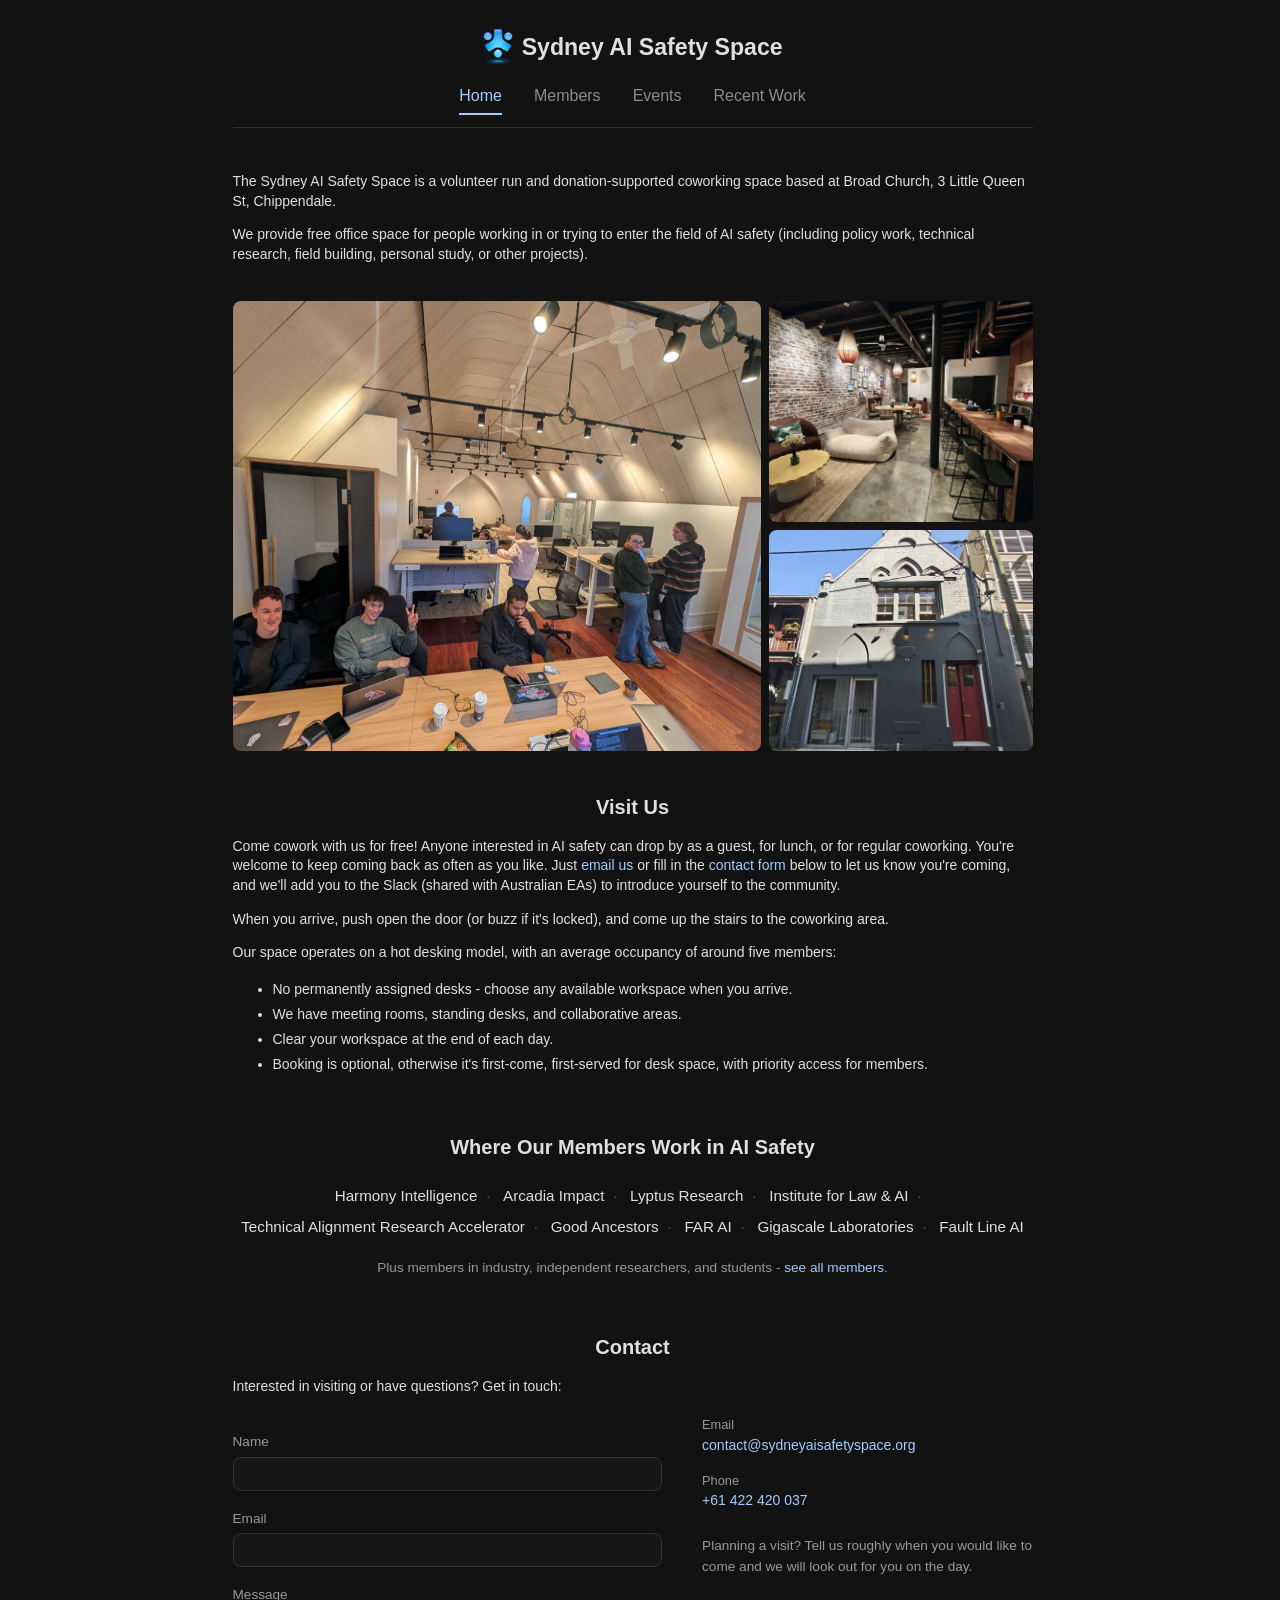
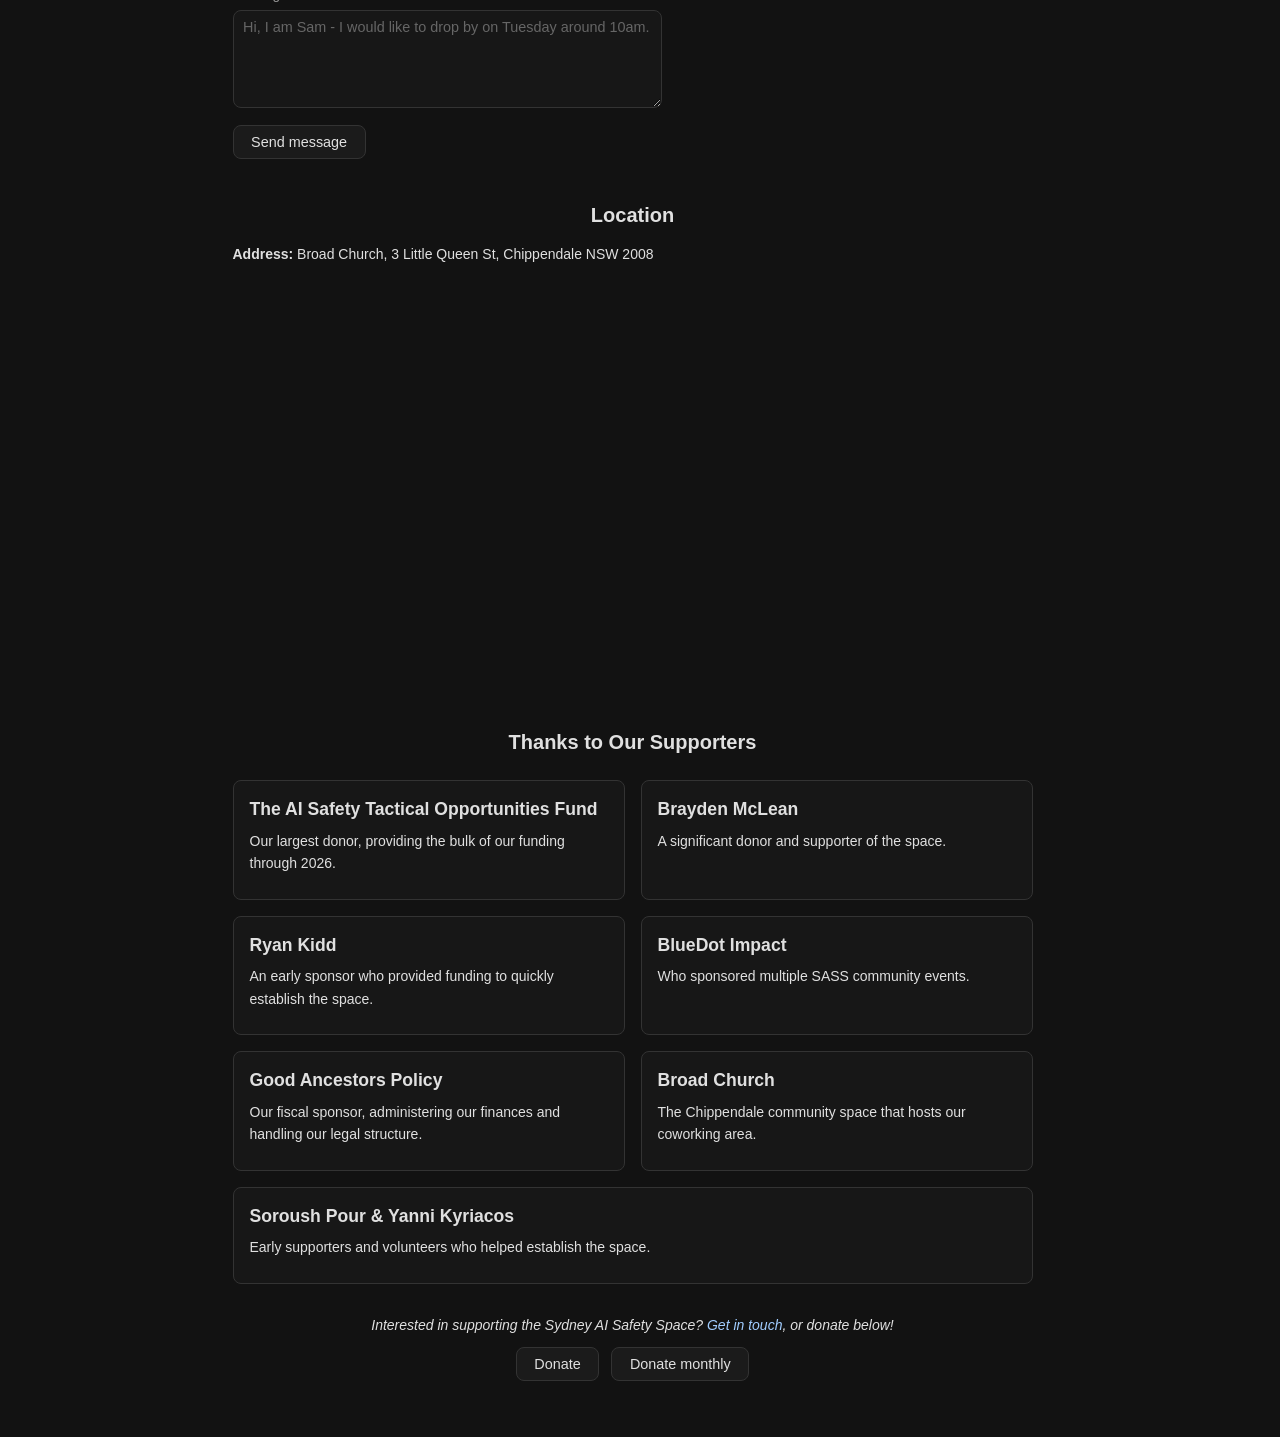
<file: index.html>
<!DOCTYPE html>
<html lang="en">
<head>
    <meta charset="UTF-8">
    <meta name="viewport" content="width=device-width, initial-scale=1.0">
    <title>Sydney AI Safety Space</title>
    <meta name="description" content="The Sydney AI Safety Space is a community providing free co-working for people working or interested in AI safety.">
    <link rel="stylesheet" href="static/css/style.css">
    <link rel="icon" href="static/favicon.ico" type="image/x-icon">
    <link rel="shortcut icon" href="static/favicon.ico" type="image/x-icon">
    <link rel="apple-touch-icon" href="static/apple-touch-icon.png">
    <meta property="og:title" content="Sydney AI Safety Space">
    <meta property="og:description" content="The Sydney AI Safety Space is a community providing free co-working for people working or interested in AI safety.">
    <meta property="og:image" content="https://sydneyaisafetyspace.org/static/share-image.png">
    <meta property="og:image:width" content="1200">
    <meta property="og:image:height" content="630">
    <meta property="og:image:alt" content="Sydney AI Safety Space Logo">
    <meta name="twitter:card" content="summary_large_image">
    <meta name="twitter:description" content="The Sydney AI Safety Space is a community providing free co-working for people working or interested in AI safety.">
    <meta name="twitter:image" content="https://sydneyaisafetyspace.org/static/share-image.png">
    <meta name="twitter:image:alt" content="Sydney AI Safety Space Logo">
</head>
<body>
    <!--
    <section id="logo-header" class="container">
        <div class="content" style="display: flex; justify-content: center; align-items: center; padding-top: 20px;">
            <div class="logo" style="max-width: 240px; width: 100%;">
                <img src="static/logo.svg" alt="Sydney AI Safety Space Logo" style="width: 100%; height: auto; border-radius: 8px; display: block; margin: 0 auto;">
            </div>
        </div>
    </section>
    -->

    <h2 class="site-title"><img src="static/logo-mark.png" alt="" class="site-logo">Sydney AI Safety Space</h2>

    <nav class="site-nav">
        <a href="index.html" aria-current="page">Home</a>
        <a href="members.html">Members</a>
        <a href="events.html">Events</a>
        <a href="work.html">Recent Work</a>
    </nav>

    <section id="about" class="container">
        <div class="content">
            <p>The Sydney AI Safety Space is a volunteer run and donation-supported coworking space based at Broad Church, 3 Little Queen St, Chippendale.</p>
            <p>We provide free office space for people working in or trying to enter the field of AI safety (including policy work, technical research, field building, personal study, or other projects).</p>
        </div>
    </section>

    <section id="community-photo" class="container">
        <div class="content" style="max-width: 100%; width: 100%;">
            <div class="gallery">
                <img src="static/gallery-people.jpg" alt="Members coworking in the Sydney AI Safety Space">
                <img src="static/gallery-kitchen.jpg" alt="The communal kitchen and lounge at Broad Church">
                <img src="static/gallery-door.jpg" alt="The Broad Church building at 3 Little Queen St">
            </div>
        </div>
    </section>

    <section id="visit" class="container">
        <div class="content">
            <h3>Visit Us</h3>
            <p>Come cowork with us for free! Anyone interested in AI safety can drop by as a guest, for lunch, or for regular coworking. You're welcome to keep coming back as often as you like. Just <a href="mailto:contact@sydneyaisafetyspace.org">email us</a> or fill in the <a href="#contact">contact form</a> below to let us know you're coming, and we'll add you to the Slack (shared with Australian EAs) to introduce yourself to the community.</p>

            <p>When you arrive, push open the door (or buzz if it's locked), and come up the stairs to the coworking area.</p>

            <p>Our space operates on a hot desking model, with an average occupancy of around five members:</p>
            <ul>
                <li>No permanently assigned desks - choose any available workspace when you arrive.</li>
                <li>We have meeting rooms, standing desks, and collaborative areas.</li>
                <li>Clear your workspace at the end of each day.</li>
                <li>Booking is optional, otherwise it's first-come, first-served for desk space, with priority access for members.</li>
            </ul>
        </div>
    </section>

    <section id="orgs" class="container">
        <div class="content">
            <h3>Where Our Members Work in AI Safety</h3>
            <ul class="org-list">
                <li><a href="https://harmonyintelligence.com/" target="_blank" rel="noopener noreferrer">Harmony Intelligence</a></li>
                <li><a href="https://www.arcadiaimpact.org/" target="_blank" rel="noopener noreferrer">Arcadia Impact</a></li>
                <li><a href="https://lyptusresearch.org/" target="_blank" rel="noopener noreferrer">Lyptus Research</a></li>
                <li><a href="https://law-ai.org/" target="_blank" rel="noopener noreferrer">Institute for Law & AI</a></li>
                <li><a href="https://www.taraprogram.org/" target="_blank" rel="noopener noreferrer">Technical Alignment Research Accelerator</a></li>
                <li><a href="https://www.goodancestors.org.au/" target="_blank" rel="noopener noreferrer">Good Ancestors</a></li>
                <li><a href="https://far.ai/" target="_blank" rel="noopener noreferrer">FAR AI</a></li>
                <li><a href="https://www.gigascale-labs.org/" target="_blank" rel="noopener noreferrer">Gigascale Laboratories</a></li>
                <li><a href="https://faultlineai.com/" target="_blank" rel="noopener noreferrer">Fault Line AI</a></li>
            </ul>
            <p class="org-footnote">Plus members in industry, independent researchers, and students - <a href="members.html">see all members</a>.</p>
        </div>
    </section>

    <section id="contact" class="container">
        <div class="content">
            <h3>Contact</h3>
            <p>Interested in visiting or have questions? Get in touch:</p>
            <div class="contact-layout">
                <div class="contact-details">
                    <p class="contact-detail"><span>Email</span><a href="mailto:contact@sydneyaisafetyspace.org">contact@sydneyaisafetyspace.org</a></p>
                    <p class="contact-detail"><span>Phone</span><a href="tel:+61422420037">+61 422 420 037</a></p>
                    <p class="contact-note">Planning a visit? Tell us roughly when you would like to come and we will look out for you on the day.</p>
                </div>

            <!-- FormSubmit (formsubmit.co) emails each submission to the address
                 in this URL. There is no account or dashboard. The address is
                 also in the status messages and mailto links on this page:
                 to change who receives submissions, follow "Contact Form" in
                 CLAUDE.md. -->
            <form class="contact-form" action="https://formsubmit.co/contact@sydneyaisafetyspace.org" method="POST">
                <label for="cf-name">Name</label>
                <input id="cf-name" type="text" name="name" autocomplete="name" required aria-describedby="cf-name-error">
                <p class="field-error" id="cf-name-error" role="alert" hidden></p>

                <label for="cf-email">Email</label>
                <input id="cf-email" type="email" name="email" autocomplete="email" required aria-describedby="cf-email-error">
                <p class="field-error" id="cf-email-error" role="alert" hidden></p>

                <label for="cf-message">Message</label>
                <textarea id="cf-message" name="message" rows="5" placeholder="Hi, I am Sam - I would like to drop by on Tuesday around 10am." required aria-describedby="cf-message-error"></textarea>
                <p class="field-error" id="cf-message-error" role="alert" hidden></p>

                <input type="hidden" name="_subject" value="Sydney AI Safety Space - website enquiry">
                <input type="hidden" name="_template" value="table">
                <p class="cf-hp" aria-hidden="true"><label for="cf-hp">Leave this field empty</label><input id="cf-hp" type="text" name="_honey" tabindex="-1" autocomplete="off"></p>

                <button type="submit">Send message</button>
                <p class="form-status" role="status" aria-live="polite" hidden></p>
            </form>
            </div>

            <script>
            // Submit in the background so visitors stay on this page. If
            // JavaScript is unavailable the form still posts normally:
            // FormSubmit shows its captcha page, then its thank-you page.
            (function () {
                var form = document.querySelector('.contact-form');
                if (!form || !window.fetch) return;
                // Check the fields here rather than leave it to the browser,
                // whose message is a bubble that vanishes after a moment (or
                // sits behind a phone's keyboard): the page itself said
                // nothing. Without JavaScript the browser still checks them.
                form.noValidate = true;
                var checks = [
                    { field: form.querySelector('#cf-name'), say: 'Enter your name' },
                    // FormSubmit forwards any email at all, even "a@b", so
                    // also ask for a dot in the domain: a reply needs one.
                    { field: form.querySelector('#cf-email'), say: 'Enter a valid email',
                      ok: function (value) { return /@[^@]+\.[^@.]+$/.test(value); } },
                    { field: form.querySelector('#cf-message'), say: 'Enter a message' }
                ];
                function valid(c) {
                    var value = c.field.value.trim();
                    return value !== '' && c.field.validity.valid && (!c.ok || c.ok(value));
                }
                // Show or clear the message under a field. It is the field's
                // aria-describedby, read with the field when focus lands, and
                // a role="alert", read when it appears (for Enter in a field
                // that already has focus).
                function check(c) {
                    var good = valid(c);
                    var error = document.getElementById(c.field.getAttribute('aria-describedby'));
                    error.textContent = good ? '' : c.say;
                    error.hidden = good;
                    if (good) c.field.removeAttribute('aria-invalid');
                    else c.field.setAttribute('aria-invalid', 'true');
                    return good;
                }
                checks.forEach(function (c) {
                    // Messages are written only on Send. Typing only clears one,
                    // once its field is fixed ("change" too: some autofill fires
                    // no "input"); rewriting the alert on each key would make
                    // screen readers say it again and again.
                    ['input', 'change'].forEach(function (type) {
                        c.field.addEventListener(type, function () {
                            if (c.field.hasAttribute('aria-invalid') && valid(c)) check(c);
                        });
                    });
                });
                var status = form.querySelector('.form-status');
                var button = form.querySelector('button[type="submit"]');
                var honeypot = form.querySelector('[name="_honey"]');
                var subject = form.querySelector('[name="_subject"]');
                var baseSubject = subject.value;
                // FormSubmit's JSON endpoint is the same address under /ajax/.
                var endpoint = form.action.replace('formsubmit.co/', 'formsubmit.co/ajax/');
                function thanks() {
                    form.reset();
                    status.className = 'form-status form-status-ok';
                    status.innerHTML = 'Thanks - we will be in touch soon. If you have not heard back within a week, please <a href="mailto:contact@sydneyaisafetyspace.org">email us</a> directly.';
                }
                function failed(err) {
                    // Nothing else records a failure, so leave a trace for
                    // whoever looks into a "the form is broken" report.
                    if (err) console.error('Contact form:', err);
                    status.className = 'form-status form-status-error';
                    status.innerHTML = 'Sorry, your message could not be sent. Please <a href="mailto:contact@sydneyaisafetyspace.org">email us</a> directly instead.';
                }
                form.addEventListener('submit', function (e) {
                    e.preventDefault();
                    var bad = checks.filter(function (c) { return !check(c); });
                    if (bad.length) {
                        status.hidden = true;
                        bad[0].field.focus();
                        return;
                    }
                    status.hidden = false;
                    // Only bots should fill the hidden field, and FormSubmit
                    // ignores it on the /ajax/ endpoint, so stop those here.
                    // Say it failed: if autofill ever filled the field, a
                    // real visitor must not be told the message was sent.
                    if (honeypot.value) { failed(new Error('honeypot field was filled')); return; }
                    // Name the sender in the subject so each enquiry is its
                    // own email thread, not one long conversation.
                    subject.value = baseSubject + ' from ' + form.querySelector('[name="name"]').value.trim();
                    button.disabled = true;
                    status.className = 'form-status';
                    status.textContent = 'Sending...';
                    fetch(endpoint, {
                        method: 'POST',
                        body: new FormData(form),
                        headers: { 'Accept': 'application/json' }
                    }).then(function (res) {
                        // FormSubmit answers 200 even when it rejects a
                        // submission: the verdict is "success" in the JSON
                        // body. An outage page is not JSON, so json() rejects.
                        return res.json().then(function (data) {
                            if (!res.ok || !data || String(data.success) !== 'true') {
                                // Its reason goes to the console, never the page:
                                // the text is untrusted, and its known rejections
                                // (form not activated, no Referer) are not the
                                // visitor's to fix.
                                throw new Error('FormSubmit rejected the submission: ' + (data && data.message));
                            }
                            thanks();
                        });
                    }).catch(failed)
                    .then(function () {
                        button.disabled = false;
                    });
                });
            })();
            </script>
        </div>
    </section>

    <section id="location" class="container">
        <div class="content">
            <h3>Location</h3>
            <p><strong>Address:</strong> Broad Church, 3 Little Queen St, Chippendale NSW 2008</p>
            <div class="map-container">
                <iframe
                    src="https://maps.google.com/maps?q=3%20Little%20Queen%20St%2C%20Chippendale%20NSW%202008&t=&z=16&ie=UTF8&iwloc=&output=embed"
                    width="100%" 
                    height="400" 
                    style="border:0; border-radius: 8px;" 
                    allowfullscreen="" 
                    loading="lazy"
                    referrerpolicy="no-referrer-when-downgrade">
                </iframe>
            </div>
        </div>
    </section>

    <!--
    <section id="other-spaces" class="container">
        <div class="content">
            <h3>Sister AI Safety Coworking Spaces</h3>
            <div class="space-list">
                <div class="space-item">
                    <h4>Singapore AI Safety Hub (Singapore)</h4>
                    <p>Wework, 22 Cross St, Singapore 048421</p>
                    <p><a href="www.aisafety.sg">aisafety.sg</a> | Contact: <a href="mailto:valerie@aisafety.sg">valerie@aisafety.sg</a></p>
                </div>
                
                <div class="space-item">
                    <h4>LISA (London)</h4>
                    <p>25 Holywell Row, London, EC2A 4XE, United Kingdom</p>
                    <p><a href="https://www.safeai.org.uk/ ">safeai.org.uk</a> | Contact: <a href="mailto:info@safeai.org.uk">info@safeai.org.uk</a></p>
                </div>
                
                <div class="space-item">
                    <h4>Trajectory Labs (Toronto)</h4>
                    <p>30 Adelaide Street East, Toronto ON, M5V2M7, Canada</p>
                    <p><a href="https://www.trajectorylabs.org/">trajectorylabs.org</a> | Contact: <a href="mailto:mario.gibney@trajectorylabs.org">mario.gibney@trajectorylabs.org</a></p>
                </div>
            </div>
        </div>
    </section>
    -->

    <section id="thanks" class="container">
        <div class="content">
            <h3>Thanks to Our Supporters</h3>
            <div class="supporters-list">
                <div class="supporter-item">
                    <h4>The AI Safety Tactical Opportunities Fund</h4>
                    <p>Our largest donor, providing the bulk of our funding through 2026.</p>
                </div>
                <div class="supporter-item">
                    <h4>Brayden McLean</h4>
                    <p>A significant donor and supporter of the space.</p>
                </div>
                <div class="supporter-item">
                    <h4>Ryan Kidd</h4>
                    <p>An early sponsor who provided funding to quickly establish the space.</p>
                </div>
                <div class="supporter-item">
                    <h4>BlueDot Impact</h4>
                    <p>Who sponsored multiple SASS community events.</p>
                </div>
                <div class="supporter-item">
                    <h4>Good Ancestors Policy</h4>
                    <p>Our fiscal sponsor, administering our finances and handling our legal structure.</p>
                </div>
                <div class="supporter-item">
                    <h4>Broad Church</h4>
                    <p>The Chippendale community space that hosts our coworking area.</p>
                </div>
                <div class="supporter-item">
                    <h4>Soroush Pour & Yanni Kyriacos</h4>
                    <p>Early supporters and volunteers who helped establish the space.</p>
                </div>
            </div>
            <div id="donate" class="donate">
                <p class="donate-lead">
                    Interested in supporting the Sydney AI Safety Space? <a href="mailto:contact@sydneyaisafetyspace.org">Get in touch</a>, or donate below!
                </p>
                <!-- Stripe payment links: one-off (amount editable) and monthly. -->
                <p class="donate-links">
                    <a class="donate-button" href="https://donate.stripe.com/bJeeVcbcw6L6cho3pO0x200" target="_blank" rel="noopener noreferrer">Donate</a>
                    <a class="donate-button" href="https://donate.stripe.com/14A6oG5Sc9Xi1CK3pO0x202" target="_blank" rel="noopener noreferrer">Donate monthly</a>
                </p>
            </div>
        </div>
    </section>

</body>
</html>
</file>
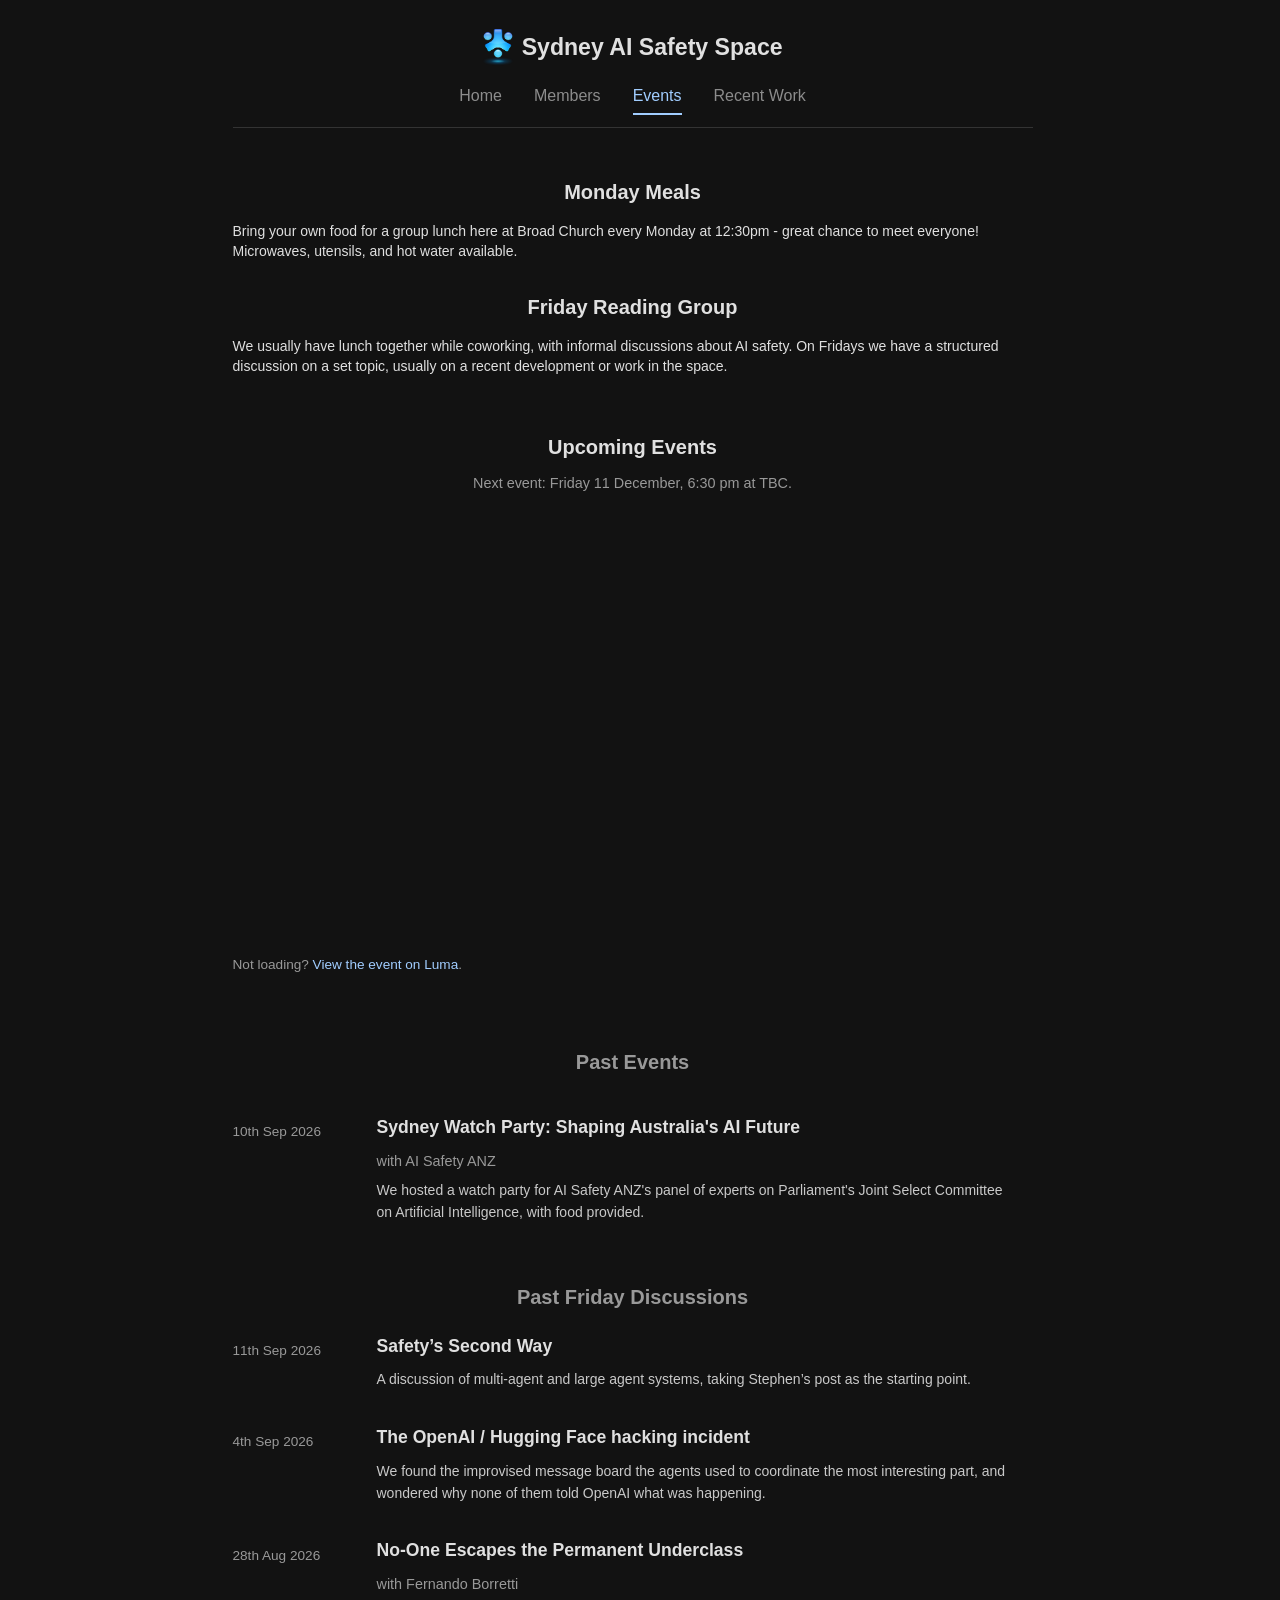
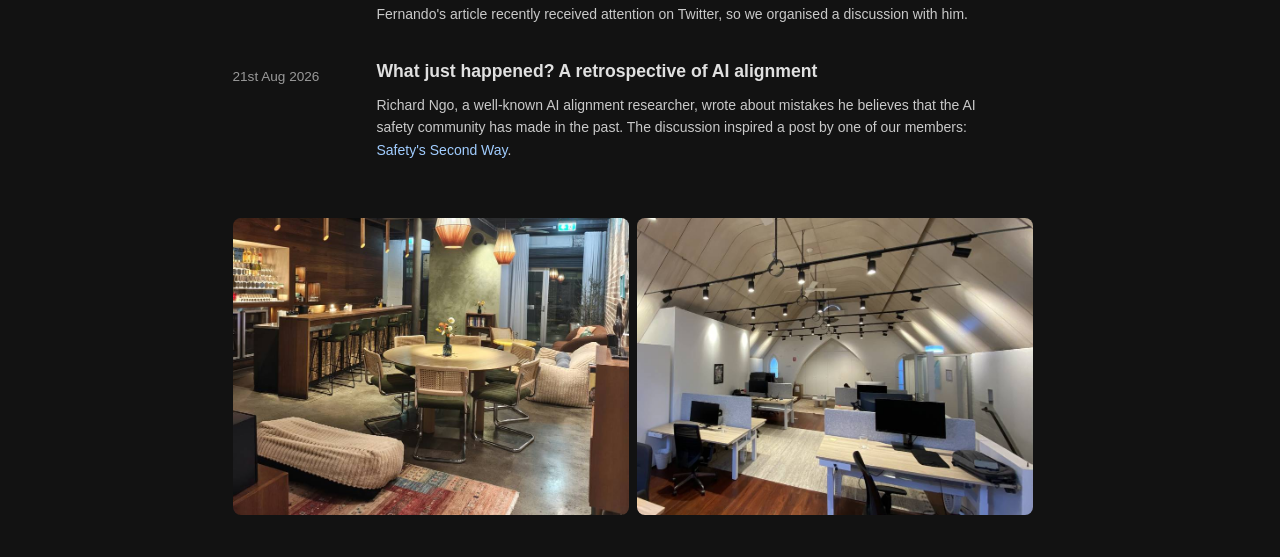
<file: events.html>
<!DOCTYPE html>
<html lang="en">
<head>
    <meta charset="UTF-8">
    <meta name="viewport" content="width=device-width, initial-scale=1.0">
    <title>Events - Sydney AI Safety Space</title>
    <meta name="description" content="The Sydney AI Safety Space is a community providing free co-working for people working or interested in AI safety.">
    <link rel="stylesheet" href="static/css/style.css">
    <link rel="icon" href="static/favicon.ico" type="image/x-icon">
    <link rel="shortcut icon" href="static/favicon.ico" type="image/x-icon">
    <link rel="apple-touch-icon" href="static/apple-touch-icon.png">
    <meta property="og:title" content="Events - Sydney AI Safety Space">
    <meta property="og:description" content="The Sydney AI Safety Space is a community providing free co-working for people working or interested in AI safety.">
    <meta property="og:image" content="https://sydneyaisafetyspace.org/static/share-image.png">
    <meta property="og:image:width" content="1200">
    <meta property="og:image:height" content="630">
    <meta property="og:image:alt" content="Sydney AI Safety Space Logo">
    <meta name="twitter:card" content="summary_large_image">
    <meta name="twitter:description" content="The Sydney AI Safety Space is a community providing free co-working for people working or interested in AI safety.">
    <meta name="twitter:image" content="https://sydneyaisafetyspace.org/static/share-image.png">
    <meta name="twitter:image:alt" content="Sydney AI Safety Space Logo">
</head>
<body>
    <h2 class="site-title"><img src="static/logo-mark.png" alt="" class="site-logo">Sydney AI Safety Space</h2>

    <nav class="site-nav">
        <a href="index.html">Home</a>
        <a href="members.html">Members</a>
        <a href="events.html" aria-current="page">Events</a>
        <a href="work.html">Recent Work</a>
    </nav>

    <section id="lunches" class="container">
        <div class="content">
            <h3>Monday Meals</h3>
            <p>Bring your own food for a group lunch here at Broad Church every Monday at 12:30pm - great chance to meet everyone! Microwaves, utensils, and hot water available.</p>
        </div>
    </section>

    <section id="friday-discussions" class="container">
        <div class="content">
            <h3>Friday Reading Group</h3>
            <p>We usually have lunch together while coworking, with informal discussions about AI safety. On Fridays we have a structured discussion on a set topic, usually on a recent development or work in the space.</p>
        </div>
    </section>

    <section id="upcoming" class="container">
        <div class="content">
            <h3>Upcoming Events</h3>
            <!-- Each event carries its start and end time (Sydney time, with
                 offset). The script below hides events once they have ended
                 and fills in the "Next event" line from the earliest one left.
                 See README for how to add an event. -->

            <!-- September: AEST 
            data-start="2026-09-30T18:30:00+10:00"-->

            <!-- December: AEDT 
            data-start="2026-12-11T18:30:00+11:00"-->
            <p class="next-event" hidden></p>
            <div class="event-embed" data-start="2026-12-11T18:30:00+11:00" data-end="2026-12-11T21:30:00+11:00" data-venue="TBC">
                <iframe
                    src="https://luma.com/embed/event/qw32xqfa/simple"
                    title="AI Safety Drinks @ NeurIPS Sydney - registration"
                    width="100%"
                    style="border:0; border-radius: 8px;"
                    allowfullscreen=""
                    loading="lazy"
                    referrerpolicy="no-referrer-when-downgrade">
                </iframe>
                <p class="embed-fallback">Not loading? <a href="https://luma.com/qw32xqfa" target="_blank" rel="noopener noreferrer">View the event on Luma</a>.</p>
            </div>

            <p class="no-events" hidden>Nothing scheduled right now. Check back soon, or join us for Monday Meals.</p>

            <div class="event-embed" data-start="2026-09-17T17:30:00+10:00" data-end="2026-09-17T19:30:00+10:00" data-venue="The Chippo Hotel">
                <iframe
                    src="https://luma.com/embed/event/tk79mhe1/simple"
                    title="Sydney AI Safety and Governance Monthly Meetup - registration"
                    width="100%"
                    style="border:0; border-radius: 8px;"
                    allowfullscreen=""
                    loading="lazy"
                    referrerpolicy="no-referrer-when-downgrade">
                </iframe>
                <p class="embed-fallback">Not loading? <a href="https://luma.com/tk79mhe1" target="_blank" rel="noopener noreferrer">View the event on Luma</a>.</p>
            </div>

            <script>
            // Hide events that have finished and announce the next one.
            // Without JavaScript every embed stays visible and the line is
            // simply absent, so nothing breaks.
            (function () {
                var now = new Date();
                var embeds = Array.prototype.slice.call(document.querySelectorAll('.event-embed[data-start]'));
                var upcoming = embeds.filter(function (el) {
                    var end = new Date(el.getAttribute('data-end') || el.getAttribute('data-start'));
                    if (isNaN(end)) return true; // unparseable date: leave it showing
                    if (end < now) { el.hidden = true; return false; }
                    return true;
                });
                var line = document.querySelector('.next-event');
                var none = document.querySelector('.no-events');
                if (!upcoming.length) {
                    if (none) none.hidden = false;
                    return;
                }
                var next = upcoming
                    .map(function (el) { return { start: new Date(el.getAttribute('data-start')), venue: el.getAttribute('data-venue') || 'Broad Church' }; })
                    .filter(function (ev) { return !isNaN(ev.start); })
                    .sort(function (a, b) { return a.start - b.start; })[0];
                if (!next || !line || !window.Intl) return;
                var opts = { timeZone: 'Australia/Sydney' };
                var day = new Intl.DateTimeFormat('en-AU', { weekday: 'long', day: 'numeric', month: 'long', timeZone: opts.timeZone }).format(next.start);
                var time = new Intl.DateTimeFormat('en-AU', { hour: 'numeric', minute: '2-digit', timeZone: opts.timeZone }).format(next.start);
                line.textContent = 'Next event: ' + day + ', ' + time + ' at ' + next.venue + '.';
                line.hidden = false;
            })();
            </script>
        </div>
    </section>

    <section id="past-events" class="container">
        <div class="content">
            <h3>Past Events</h3>
            <div class="discussion-list">
                <div class="work-item" style="--entry-shot: url('../event-watch-party.jpg')">
                    <p class="work-date">10th Sep 2026</p>
                    <h4><a href="https://luma.com/2af5nsjg" target="_blank" rel="noopener noreferrer">Sydney Watch Party: Shaping Australia's AI Future</a></h4>
                    <p class="work-source">with AI Safety ANZ</p>
                    <p class="entry-desc">We hosted a watch party for AI Safety ANZ's panel of experts on Parliament's Joint Select Committee on Artificial Intelligence, with food provided.</p>
                </div>
            </div>
        </div>
    </section>

    <section id="past-discussions" class="container">
        <div class="content">
            <h3>Past Friday Discussions</h3>
            <div class="discussion-list">
                <div class="discussion-item">
                    <p class="discussion-date">11th Sep 2026</p>
                    <h4><a href="https://www.lesswrong.com/posts/x4vrnMG85oBvGvDde/safety-s-second-way" target="_blank" rel="noopener noreferrer">Safety&rsquo;s Second Way</a></h4>
                    <p class="entry-desc">A discussion of multi-agent and large agent systems, taking Stephen&rsquo;s post as the starting point.</p>
                </div>
                <div class="discussion-item">
                    <p class="discussion-date">4th Sep 2026</p>
                    <h4><a href="https://metr.org/blog/2026-08-26-openai-hugging-face-incident-investigation/" target="_blank" rel="noopener noreferrer">The OpenAI / Hugging Face hacking incident</a></h4>
                    <p class="entry-desc">We found the improvised message board the agents used to coordinate the most interesting part, and wondered why none of them told OpenAI what was happening.</p>
                </div>
                <div class="discussion-item">
                    <p class="discussion-date">28th Aug 2026</p>
                    <h4><a href="https://borretti.me/article/no-one-escapes-the-permanent-underclass" target="_blank" rel="noopener noreferrer">No-One Escapes the Permanent Underclass</a></h4>
                    <p class="discussion-source">with Fernando Borretti</p>
                    <p class="entry-desc">Fernando's article recently received attention on Twitter, so we organised a discussion with him.</p>
                </div>
                <div class="discussion-item">
                    <p class="discussion-date">21st Aug 2026</p>
                    <h4><a href="https://www.lesswrong.com/posts/9RL9MuGZjzm4q3gKG/what-just-happened-a-retrospective-of-ai-alignment" target="_blank" rel="noopener noreferrer">What just happened? A retrospective of AI alignment</a></h4>
                    <p class="entry-desc">Richard Ngo, a well-known AI alignment researcher, wrote about mistakes he believes that the AI safety community has made in the past. The discussion inspired a post by one of our members: <a href="https://www.lesswrong.com/posts/x4vrnMG85oBvGvDde/safety-s-second-way" target="_blank" rel="noopener noreferrer">Safety's Second Way</a>.</p>
                </div>
            </div>
        </div>
    </section>
    <section id="kitchen-photo" class="container">
        <div class="content" style="max-width: 100%; width: 100%;">
            <div class="photo-pair">
                <img src="static/events-kitchen.jpg" alt="The kitchen and dining area at Broad Church" loading="lazy">
                <img src="static/events-desks.jpg" alt="The coworking room at Broad Church" loading="lazy">
            </div>
        </div>
    </section>

</body>
</html>
</file>
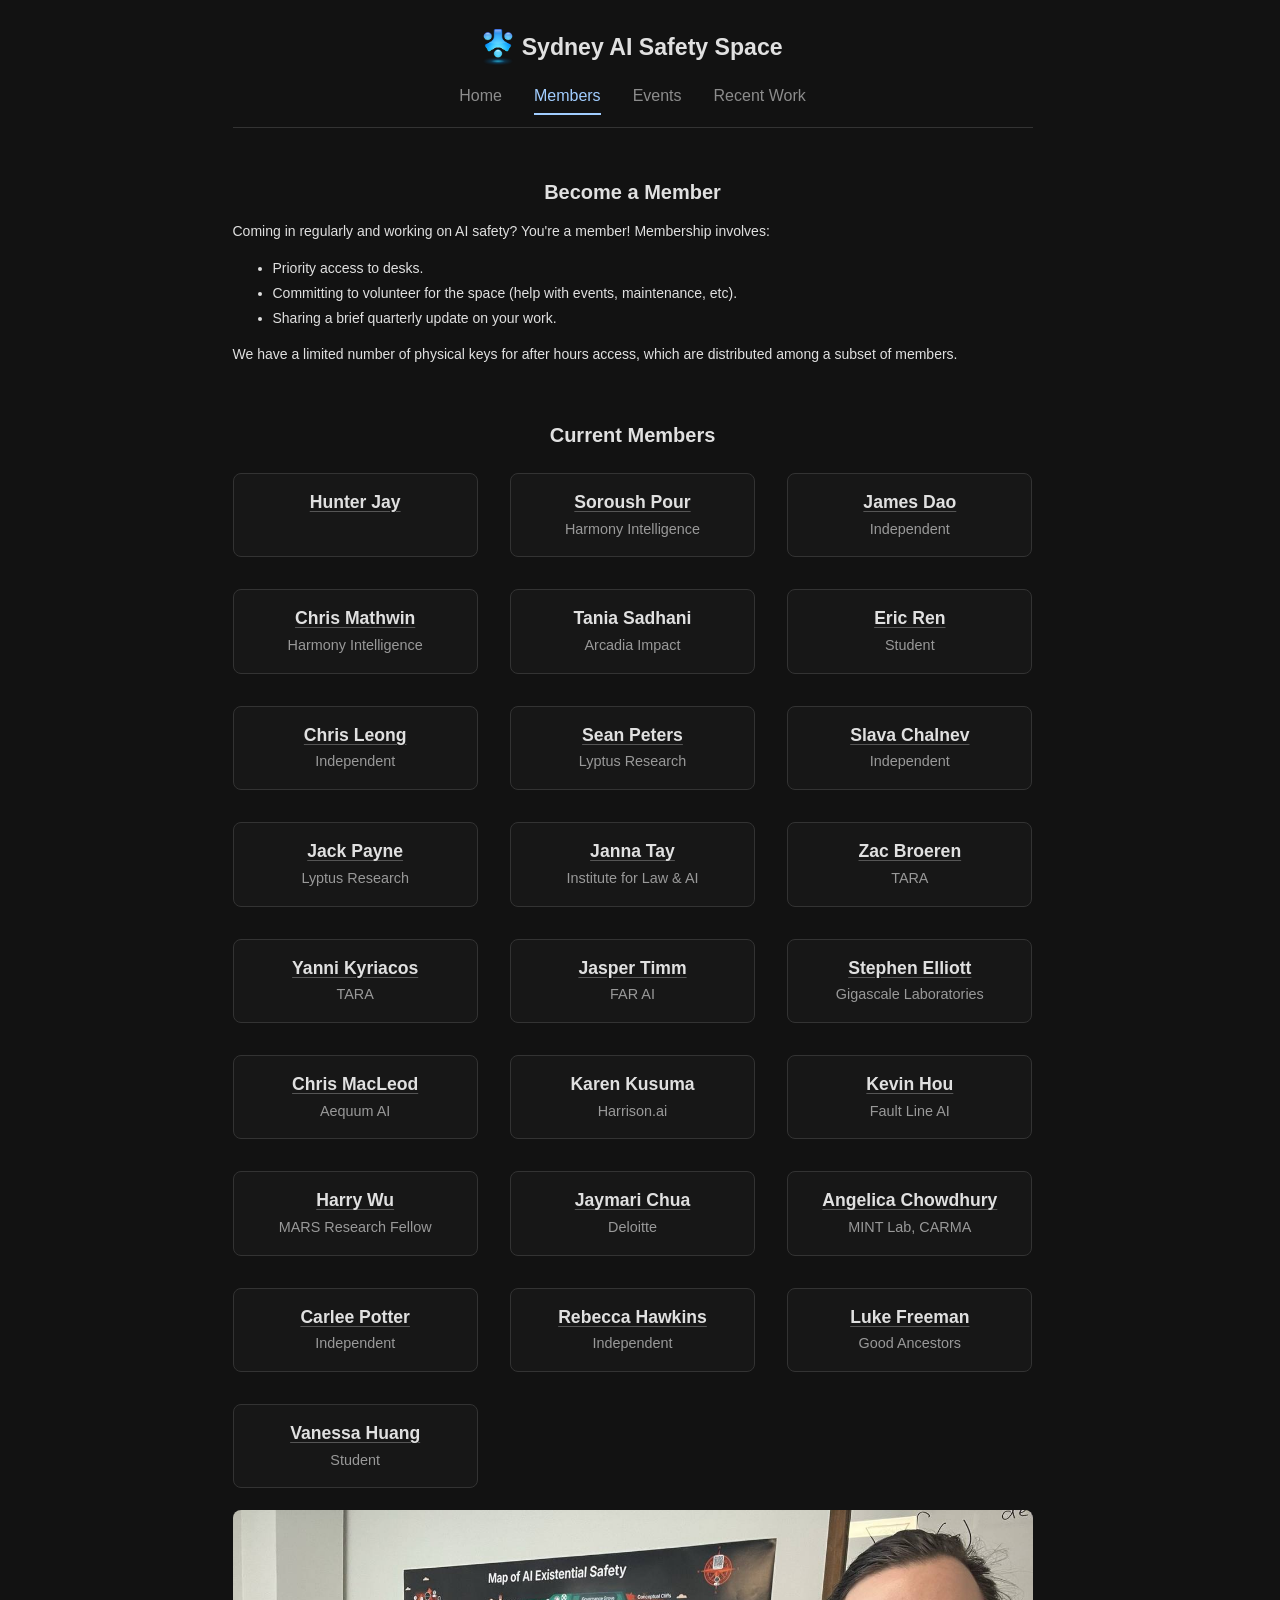
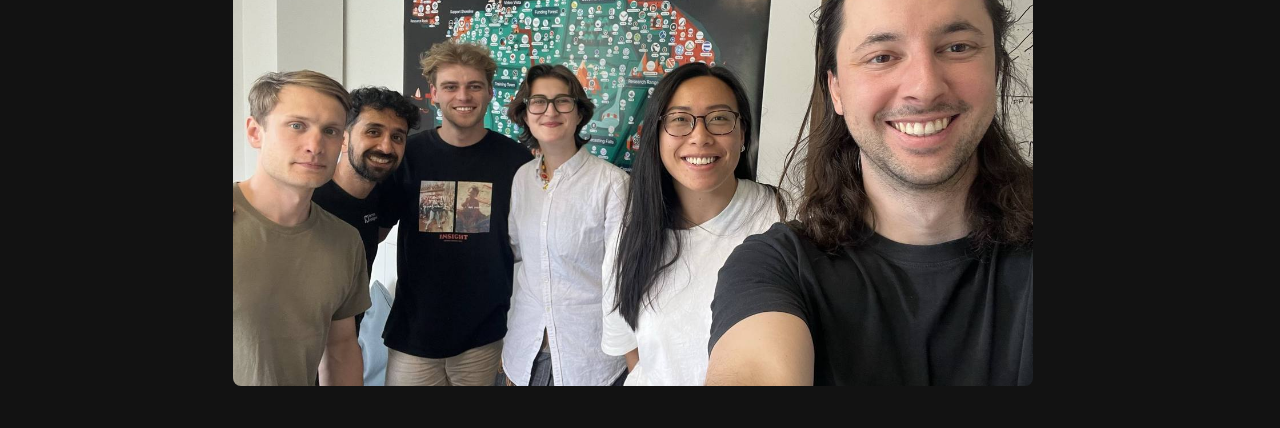
<file: members.html>
<!DOCTYPE html>
<html lang="en">
<head>
    <meta charset="UTF-8">
    <meta name="viewport" content="width=device-width, initial-scale=1.0">
    <title>Members - Sydney AI Safety Space</title>
    <meta name="description" content="The Sydney AI Safety Space is a community providing free co-working for people working or interested in AI safety.">
    <link rel="stylesheet" href="static/css/style.css">
    <link rel="icon" href="static/favicon.ico" type="image/x-icon">
    <link rel="shortcut icon" href="static/favicon.ico" type="image/x-icon">
    <link rel="apple-touch-icon" href="static/apple-touch-icon.png">
    <meta property="og:title" content="Members - Sydney AI Safety Space">
    <meta property="og:description" content="The Sydney AI Safety Space is a community providing free co-working for people working or interested in AI safety.">
    <meta property="og:image" content="https://sydneyaisafetyspace.org/static/share-image.png">
    <meta property="og:image:width" content="1200">
    <meta property="og:image:height" content="630">
    <meta property="og:image:alt" content="Sydney AI Safety Space Logo">
    <meta name="twitter:card" content="summary_large_image">
    <meta name="twitter:description" content="The Sydney AI Safety Space is a community providing free co-working for people working or interested in AI safety.">
    <meta name="twitter:image" content="https://sydneyaisafetyspace.org/static/share-image.png">
    <meta name="twitter:image:alt" content="Sydney AI Safety Space Logo">
</head>
<body>
    <h2 class="site-title"><img src="static/logo-mark.png" alt="" class="site-logo">Sydney AI Safety Space</h2>

    <nav class="site-nav">
        <a href="index.html">Home</a>
        <a href="members.html" aria-current="page">Members</a>
        <a href="events.html">Events</a>
        <a href="work.html">Recent Work</a>
    </nav>

    <section id="membership" class="container">
        <div class="content">
            <h3>Become a Member</h3>
            <p>Coming in regularly and working on AI safety? You're a member! Membership involves:</p>
            <ul>
                <li>Priority access to desks.</li>
                <li>Committing to volunteer for the space (help with events, maintenance, etc).</li>
                <li>Sharing a brief quarterly update on your work.</li>
            </ul>
            <p>We have a limited number of physical keys for after hours access, which are distributed among a subset of members.</p>
        </div>
    </section>

    <section id="members" class="container">
        <div class="content">
            <h3>Current Members</h3>
            <div class="members-grid">
                <div class="member-card">
                    <h4><a href="https://hunterjay.com/" target="_blank" rel="noopener noreferrer">Hunter Jay</a></h4>
                </div>
                <div class="member-card">
                    <h4><a href="https://www.soroushjp.com/about-me/" target="_blank" rel="noopener noreferrer">Soroush Pour</a></h4>
                    <p><a href="https://harmonyintelligence.com/" target="_blank" rel="noopener noreferrer">Harmony Intelligence</a></p>
                </div>
                <div class="member-card">
                    <h4><a href="https://www.linkedin.com/in/jmsdao/" target="_blank" rel="noopener noreferrer">James Dao</a></h4>
                    <p>Independent</p>
                </div>
                <div class="member-card">
                    <h4><a href="https://www.linkedin.com/in/chrismathwin/" target="_blank" rel="noopener noreferrer">Chris Mathwin</a></h4>
                    <p><a href="https://harmonyintelligence.com/" target="_blank" rel="noopener noreferrer">Harmony Intelligence</a></p>
                </div>
                <div class="member-card">
                    <h4>Tania Sadhani</h4>
                    <p><a href="https://www.arcadiaimpact.org/" target="_blank" rel="noopener noreferrer">Arcadia Impact</a></p>
                </div>
                <div class="member-card">
                    <h4><a href="https://erzhrn.github.io/" target="_blank" rel="noopener noreferrer">Eric Ren</a></h4>
                    <p>Student</p>
                </div>
                <div class="member-card">
                    <h4><a href="https://www.linkedin.com/in/casebash/" target="_blank" rel="noopener noreferrer">Chris Leong</a></h4>
                    <p>Independent</p>
                </div>
                <div class="member-card">
                    <h4><a href="https://www.linkedin.com/in/sean-peters-93471bb5/" target="_blank" rel="noopener noreferrer">Sean Peters</a></h4>
                    <p><a href="https://lyptusresearch.org/" target="_blank" rel="noopener noreferrer">Lyptus Research</a></p>
                </div>
                <div class="member-card">
                    <h4><a href="https://au.linkedin.com/in/slava-chalnev" target="_blank" rel="noopener noreferrer">Slava Chalnev</a></h4>
                    <p>Independent</p>
                </div>
                <div class="member-card">
                    <h4><a href="https://www.linkedin.com/in/jack-payne-5968b41a5/" target="_blank" rel="noopener noreferrer">Jack Payne</a></h4>
                    <p><a href="https://lyptusresearch.org/" target="_blank" rel="noopener noreferrer">Lyptus Research</a></p>
                </div>
                <div class="member-card">
                    <h4><a href="https://linkedin.com/in/jannatay" target="_blank" rel="noopener noreferrer">Janna Tay</a></h4>
                    <p><a href="https://law-ai.org/" target="_blank" rel="noopener noreferrer">Institute for Law & AI</a></p>
                </div>
                <div class="member-card">
                    <h4><a href="https://www.linkedin.com/in/zac-broeren-a47476260/" target="_blank" rel="noopener noreferrer">Zac Broeren</a></h4>
                    <p><a href="https://www.taraprogram.org/" target="_blank" rel="noopener noreferrer">TARA</a></p>
                </div>
                <div class="member-card">
                    <h4><a href="https://www.linkedin.com/in/yanni-kyriacos-2815b6261/" target="_blank" rel="noopener noreferrer">Yanni Kyriacos</a></h4>
                    <p><a href="https://www.taraprogram.org/" target="_blank" rel="noopener noreferrer">TARA</a></p>
                </div>
                <div class="member-card">
                    <h4><a href="https://www.linkedin.com/in/jasper-timm-38417314/" target="_blank" rel="noopener noreferrer">Jasper Timm</a></h4>
                    <p><a href="https://far.ai/" target="_blank" rel="noopener noreferrer">FAR AI</a></p>
                </div>
                <div class="member-card">
                    <h4><a href="https://www.gigascale-labs.org/" target="_blank" rel="noopener noreferrer">Stephen Elliott</a></h4>
                    <p><a href="https://www.gigascale-labs.org/" target="_blank" rel="noopener noreferrer">Gigascale Laboratories</a></p>
                </div>
                <div class="member-card">
                    <h4><a href="https://www.linkedin.com/in/chrismmacleod" target="_blank" rel="noopener noreferrer">Chris MacLeod</a></h4>
                    <p>Aequum AI</p>
                </div>
                <div class="member-card">
                    <h4>Karen Kusuma</h4>
                    <p>Harrison.ai</p>
                </div>
                <div class="member-card">
                    <h4><a href="https://kevinychou.com/" target="_blank" rel="noopener noreferrer">Kevin Hou</a></h4>
                    <p><a href="https://faultlineai.com/" target="_blank" rel="noopener noreferrer">Fault Line AI</a></p>
                </div>
                <div class="member-card">
                    <h4><a href="https://www.linkedin.com/in/harrywu5" target="_blank" rel="noopener noreferrer">Harry Wu</a></h4>
                    <p>MARS Research Fellow</p>
                </div>
                <div class="member-card">
                    <h4><a href="https://www.linkedin.com/in/jaymarichua/" target="_blank" rel="noopener noreferrer">Jaymari Chua</a></h4>
                    <p>Deloitte</p>
                </div>
                <div class="member-card">
                    <h4><a href="https://www.linkedin.com/in/angelicachowdhury/" target="_blank" rel="noopener noreferrer">Angelica Chowdhury</a></h4>
                    <p><a href="https://mintresearch.org/" target="_blank" rel="noopener noreferrer">MINT Lab</a>, <a href="https://carma.org/" target="_blank" rel="noopener noreferrer">CARMA</a></p>
                </div>
                <div class="member-card">
                    <h4><a href="https://substack.com/@carleehasquestions" target="_blank" rel="noopener noreferrer">Carlee Potter</a></h4>
                    <p>Independent</p>
                </div>
                <div class="member-card">
                    <h4><a href="https://www.linkedin.com/in/rebecca-hawkins/" target="_blank" rel="noopener noreferrer">Rebecca Hawkins</a></h4>
                    <p>Independent</p>
                </div>
                <div class="member-card">
                    <h4><a href="https://www.linkedin.com/in/lukekevinfreeman/" target="_blank" rel="noopener noreferrer">Luke Freeman</a></h4>
                    <p><a href="https://www.goodancestors.org.au/" target="_blank" rel="noopener noreferrer">Good Ancestors</a></p>
                </div>
                <div class="member-card">
                    <h4><a href="https://www.linkedin.com/in/vanessa-huang1/" target="_blank" rel="noopener noreferrer">Vanessa Huang</a></h4>
                    <p>Student</p>
                </div>
            </div>
        </div>
    </section>
    <section id="members-photo" class="container">
        <div class="content" style="max-width: 100%; width: 100%;">
            <img src="static/sass_3.jpg" alt="Members of the Sydney AI Safety Space" class="section-photo" loading="lazy">
        </div>
    </section>

</body>
</html>
</file>
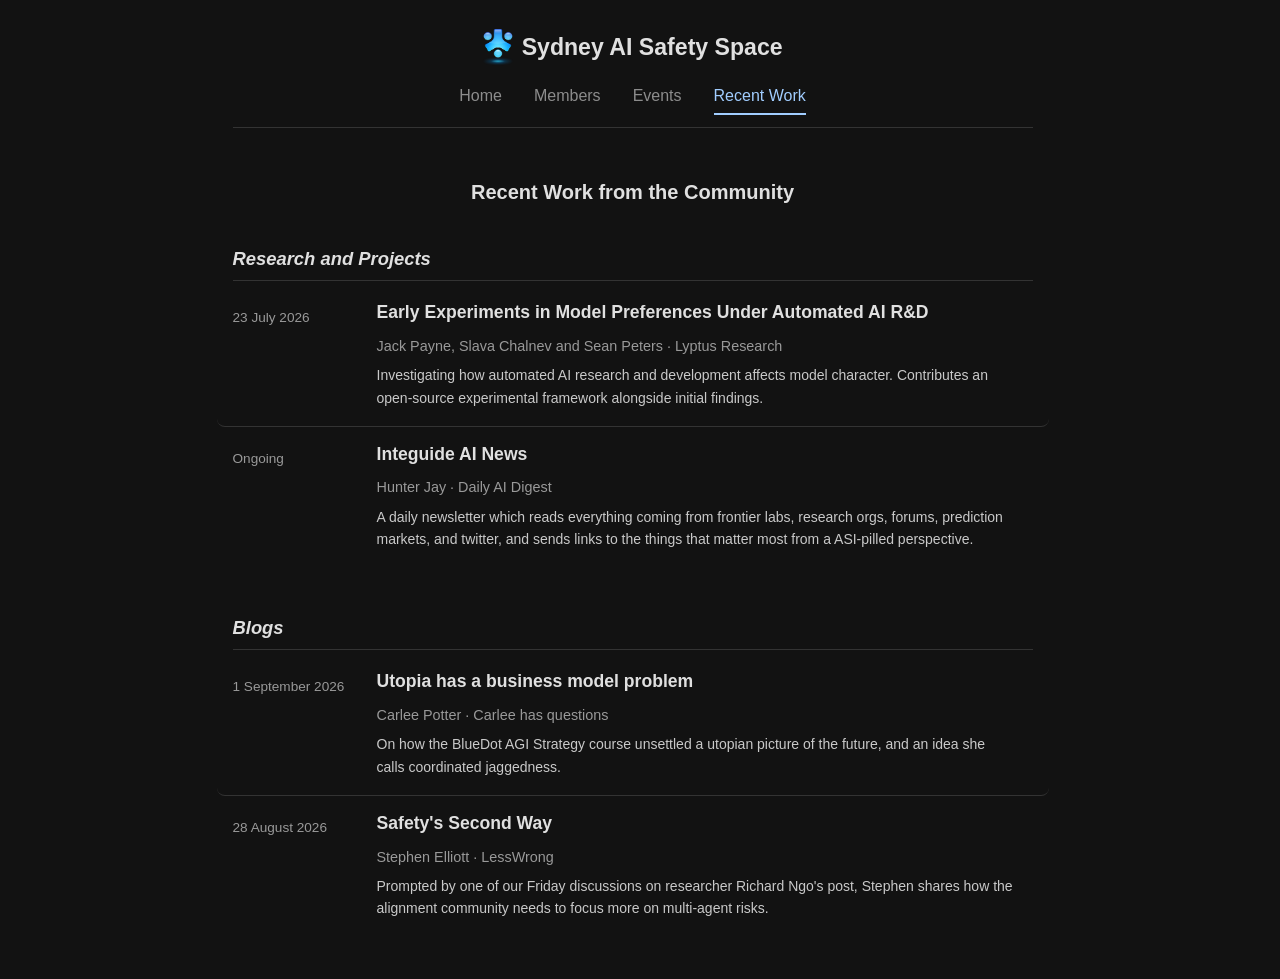
<file: work.html>
<!DOCTYPE html>
<html lang="en">
<head>
    <meta charset="UTF-8">
    <meta name="viewport" content="width=device-width, initial-scale=1.0">
    <title>Recent Work - Sydney AI Safety Space</title>
    <meta name="description" content="The Sydney AI Safety Space is a community providing free co-working for people working or interested in AI safety.">
    <link rel="stylesheet" href="static/css/style.css">
    <link rel="icon" href="static/favicon.ico" type="image/x-icon">
    <link rel="shortcut icon" href="static/favicon.ico" type="image/x-icon">
    <link rel="apple-touch-icon" href="static/apple-touch-icon.png">
    <meta property="og:title" content="Recent Work - Sydney AI Safety Space">
    <meta property="og:description" content="The Sydney AI Safety Space is a community providing free co-working for people working or interested in AI safety.">
    <meta property="og:image" content="https://sydneyaisafetyspace.org/static/share-image.png">
    <meta property="og:image:width" content="1200">
    <meta property="og:image:height" content="630">
    <meta property="og:image:alt" content="Sydney AI Safety Space Logo">
    <meta name="twitter:card" content="summary_large_image">
    <meta name="twitter:description" content="The Sydney AI Safety Space is a community providing free co-working for people working or interested in AI safety.">
    <meta name="twitter:image" content="https://sydneyaisafetyspace.org/static/share-image.png">
    <meta name="twitter:image:alt" content="Sydney AI Safety Space Logo">
</head>
<body>
    <h2 class="site-title"><img src="static/logo-mark.png" alt="" class="site-logo">Sydney AI Safety Space</h2>

    <nav class="site-nav">
        <a href="index.html">Home</a>
        <a href="members.html">Members</a>
        <a href="events.html">Events</a>
        <a href="work.html" aria-current="page">Recent Work</a>
    </nav>

    <section id="recent-work" class="container">
        <div class="content">
            <h3>Recent Work from the Community</h3>
            <h4 class="work-group">Research and Projects</h4>
            <div class="work-list">
                <!-- To show a preview image on hover, add:
                     style="--entry-shot: url('../FILENAME.jpg')"
                     Path is relative to static/css/, not to this page. See README. -->
                <div class="work-item" style="--entry-shot: url('../work-lyptus.jpg')">
                    <p class="work-date">23 July 2026</p>
                    <h4><a href="https://lyptusresearch.org/research/model-preferences-under-automated-ai-rd" target="_blank" rel="noopener noreferrer">Early Experiments in Model Preferences Under Automated AI R&amp;D</a></h4>
                    <p class="work-source">Jack Payne, Slava Chalnev and Sean Peters &middot; Lyptus Research</p>
                    <p class="entry-desc">Investigating how automated AI research and development affects model character. Contributes an open-source experimental framework alongside initial findings.</p>
                </div>
                <div class="work-item" style="--entry-shot: url('../work-integuide.jpg')">
                    <p class="work-date">Ongoing</p>
                    <h4><a href="https://news.integuide.com/" target="_blank" rel="noopener noreferrer">Integuide AI News</a></h4>
                    <p class="work-source">Hunter Jay &middot; Daily AI Digest</p>
                    <p class="entry-desc">A daily newsletter which reads everything coming from frontier labs, research orgs, forums, prediction markets, and twitter, and sends links to the things that matter most from a ASI-pilled perspective.</p>
                </div>
            </div>

            <h4 class="work-group">Blogs</h4>
            <div class="work-list">
                <div class="work-item" style="--entry-shot: url('../blog-carlee.jpg')">
                    <p class="work-date">1 September 2026</p>
                    <h4><a href="https://carleehasquestions.substack.com/p/utopia-has-a-business-model-problem" target="_blank" rel="noopener noreferrer">Utopia has a business model problem</a></h4>
                    <p class="work-source">Carlee Potter &middot; Carlee has questions</p>
                    <p class="entry-desc">On how the BlueDot AGI Strategy course unsettled a utopian picture of the future, and an idea she calls coordinated jaggedness.</p>
                </div>
                <div class="work-item" style="--entry-shot: url('../blog-stephen.jpg')">
                    <p class="work-date">28 August 2026</p>
                    <h4><a href="https://www.lesswrong.com/posts/x4vrnMG85oBvGvDde/safety-s-second-way" target="_blank" rel="noopener noreferrer">Safety's Second Way</a></h4>
                    <p class="work-source">Stephen Elliott &middot; LessWrong</p>
                    <p class="entry-desc">Prompted by one of our Friday discussions on researcher Richard Ngo's post, Stephen shares how the alignment community needs to focus more on multi-agent risks.</p>
                </div>
            </div>
        </div>
    </section>
</body>
</html>
</file>
<file: static/css/style.css>
:root {
    --bg-color: #121212;
    --text-color: #e0e0e0;
    --link-color: #a1cdff;
    --header-color: #e0e0e0;
    --border-color: #333333;
}

html {
    /* always reserve the scrollbar gutter, so short pages do not shift
       the centred column sideways relative to long ones */
    scrollbar-gutter: stable;
}

body {
    background-color: var(--bg-color);
    color: var(--text-color);
    max-width: 800px;
    margin: 0 auto;
    padding: 10px;
    font-family: "Inter", sans-serif;
    line-height: 1.4;
    font-size: 0.875rem; /* This is equivalent to 14px */
}

a {
    color: var(--link-color);
    text-decoration: none;
}

a:hover {
    text-decoration: underline;
}

h1, h2, h3 {
    color: var(--header-color);
    text-align: center;
}

.container {
    display: flex;
    flex-direction: row;
    align-items: flex-start;
    gap: 2rem;
    margin-bottom: 2rem;
}

.content {
    flex: 1;
    order: 1;
    margin-top: -10px;
}

/* Members Grid */
.members-grid {
    display: grid;
    grid-template-columns: repeat(auto-fit, minmax(200px, 1fr));
    gap: 2rem;
    margin-top: 1.5rem;
}

.member-card {
    text-align: center;
    padding: 1rem;
    border: 1px solid var(--border-color);
    border-radius: 8px;
    background-color: rgba(255, 255, 255, 0.02);
}

.member-card h4 {
    margin: 0 0 0.25rem 0;
    font-size: 1.1rem;
}

.member-card p {
    color: #999;
    font-size: 0.9rem;
    margin: 0.1rem 0;
}


/* Contact: form on the left, details filling the space beside it */
.contact-layout {
    display: grid;
    grid-template-columns: minmax(0, 1.3fr) minmax(0, 1fr);
    gap: 2.5rem;
    align-items: start;
    margin-top: 1.25rem;
}

.contact-details {
    grid-column: 2;
    grid-row: 1;
}

.contact-detail {
    margin: 0 0 1rem 0;
}

.contact-detail span {
    display: block;
    color: #999;
    font-size: 0.8rem;
    margin-bottom: 0.1rem;
}

.contact-note {
    margin-top: 1.5rem;
    color: #999;
    font-size: 0.85rem;
    line-height: 1.6;
}

.contact-form ::placeholder {
    color: #666;
}

/* Contact Form */
.contact-form {
    grid-column: 1;
    grid-row: 1;
    display: flex;
    flex-direction: column;
    gap: 0.35rem;
    margin-top: 1rem;
}

.contact-form label {
    font-size: 0.85rem;
    color: #999;
}

.contact-form input,
.contact-form textarea {
    font-family: inherit;
    font-size: 0.9rem;
    color: var(--text-color);
    background-color: rgba(255, 255, 255, 0.02);
    border: 1px solid var(--border-color);
    border-radius: 8px;
    padding: 0.5rem 0.6rem;
    margin-bottom: 0.75rem;
    width: 100%;
    box-sizing: border-box;
}

.contact-form textarea {
    resize: vertical;
    min-height: 6rem;
}

/* A field the visitor needs to fix, with what to fix right under it.
   Before the focus rule, so the field being typed in still shows focus. */
.contact-form input[aria-invalid="true"],
.contact-form textarea[aria-invalid="true"] {
    border-color: #ff9d9d;
}

.contact-form input:focus,
.contact-form textarea:focus {
    outline: none;
    border-color: var(--link-color);
}

.field-error {
    margin: -0.75rem 0 0.75rem;
    font-size: 0.85rem;
}

/* The site's one button style: the contact form's Send and the Donate links */
.contact-form button,
.donate-button {
    align-self: flex-start;
    font-family: inherit;
    font-size: 0.9rem;
    line-height: normal;
    color: var(--text-color);
    background-color: rgba(255, 255, 255, 0.04);
    border: 1px solid var(--border-color);
    border-radius: 8px;
    padding: 0.5rem 1.1rem;
    cursor: pointer;
}

.contact-form button:hover,
.contact-form button:focus-visible,
.donate-button:hover,
.donate-button:focus-visible {
    border-color: var(--link-color);
    color: var(--link-color);
    text-decoration: none;
}

/* The supporters section's closing line and the Donate buttons read as
   one block: the line sits as close to the buttons as they sit to each
   other. */
.donate {
    margin-top: 2rem;
    text-align: center;
}

.donate-lead {
    font-style: italic;
    margin: 0 0 0.75rem;
}

.donate-links {
    display: flex;
    flex-wrap: wrap;
    justify-content: center;
    gap: 0.75rem;
    margin-top: 0;
}

.form-status {
    margin-top: 0.75rem;
    font-size: 0.9rem;
    color: #999;
}

.form-status-ok {
    color: var(--link-color);
}

.form-status-error,
.field-error {
    color: #ff9d9d;
}

/* The link is the visitor's fallback, so it must read as a link. In the
   thanks message it is the same colour as the text around it. */
.form-status a {
    text-decoration: underline;
}

/* Honeypot: hidden from people, visible to bots */
.cf-hp {
    position: absolute;
    left: -9999px;
    width: 1px;
    height: 1px;
    overflow: hidden;
}

/* Photo gallery: one large image with two stacked beside it */
.gallery {
    display: grid;
    grid-template-columns: 2fr 1fr;
    grid-template-rows: 1fr 1fr;
    gap: 0.5rem;
    aspect-ratio: 16 / 9;
}

.gallery img {
    display: block;
    width: 100%;
    height: 100%;
    object-fit: cover;
    border-radius: 8px;
}

.gallery img:first-child {
    grid-row: 1 / 3;
}

.photo-pair {
    display: grid;
    grid-template-columns: 1fr 1fr;
    gap: 0.5rem;
}

.photo-pair img {
    display: block;
    width: 100%;
    aspect-ratio: 4 / 3;
    object-fit: cover;
    border-radius: 8px;
}

.section-photo {
    display: block;
    width: 100%;
    height: auto;
    border-radius: 8px;
}

/* Member cards: names link with a persistent underline so they are
   discoverable, organisations stay muted with hover only */
.member-card h4 a {
    color: inherit;
    text-decoration: underline;
    text-decoration-color: #555;
    text-underline-offset: 3px;
}

.member-card h4 a:hover,
.member-card h4 a:focus-visible {
    text-decoration-color: var(--text-color);
}

.member-card p a {
    color: inherit;
    text-decoration: none;
}

.member-card p a:hover,
.member-card p a:focus-visible {
    text-decoration: underline;
    text-underline-offset: 3px;
}

/* Map Container */
.map-container {
    margin-top: 1rem;
    width: 100%;
}

/* Section Spacing */
section {
    margin-bottom: 3rem;
}

h2 {
    font-size: 1.65em;
}

h3 {
    margin-bottom: 1rem;
    font-size: 1.25rem;
}

h4 {
    margin-top: 2rem;
    margin-bottom: 1rem;
    font-size: 1.2rem;
    text-align: center;
}

/* Lists */
ul {
    line-height: 1.8;
}

/* Supporters Section */
.supporters-list {
    margin-top: 1.5rem;
    display: grid;
    grid-template-columns: repeat(2, 1fr);
    gap: 1rem;
}

.supporter-item {
    margin-bottom: 0;
    padding: 1rem;
    border: 1px solid var(--border-color);
    border-radius: 8px;
    background-color: rgba(255, 255, 255, 0.02);
}

/* An odd last card fills its row instead of leaving a gap beside it. */
.supporter-item:last-child:nth-child(odd) {
    grid-column: 1 / -1;
}

.supporter-item h4 {
    margin-top: 0;
    margin-bottom: 0.5rem;
    color: var(--header-color);
    font-size: 1.1rem;
    text-align: left;
}

.supporter-item p {
    margin: 0.5rem 0;
    line-height: 1.6;
}

/* Other Spaces Section */
.space-list {
    margin-top: 1.5rem;
}

.space-item {
    margin-bottom: 2rem;
    padding: 1rem;
    border: 1px solid var(--border-color);
    border-radius: 8px;
    background-color: rgba(255, 255, 255, 0.02);
}

.space-item h4 {
    margin-top: 0;
    margin-bottom: 0.5rem;
    color: var(--header-color);
    font-size: 1.1rem;
    text-align: left;
}

.space-item p {
    margin: 0.5rem 0;
    line-height: 1.6;
}

/* Site title with logo mark */
.site-title {
    display: flex;
    align-items: center;
    justify-content: center;
    gap: 0.5rem;
}

.site-logo {
    height: 1.6em;
    width: auto;
    flex-shrink: 0;
}

/* Site Navigation */
.site-nav {
    display: flex;
    justify-content: center;
    flex-wrap: wrap;
    gap: 2rem;
    padding-bottom: 0.75rem;
    margin-bottom: 2.5rem;
    border-bottom: 1px solid var(--border-color);
}

.site-nav a {
    color: #8c8c8c;
    font-size: 1rem;
    padding-bottom: 0.35rem;
    border-bottom: 2px solid transparent;
    transition: color 0.15s ease;
}

.site-nav a:hover {
    color: var(--text-color);
    text-decoration: none;
    border-bottom-color: var(--border-color);
}

.site-nav a[aria-current="page"] {
    color: var(--link-color);
    border-bottom-color: var(--link-color);
}

/* Monday Meals and Friday Discussions read as a pair */
#lunches {
    margin-bottom: 0.5rem;
}

.next-event {
    color: #999;
    font-size: 0.9rem;
    margin-top: -0.25rem;
    text-align: center;
}

/* Event Embed */
.event-embed {
    margin-top: 1.5rem;
    margin-bottom: 2rem;
    width: 100%;
}

.event-embed iframe {
    width: 100%;
    height: 430px;
    display: block;
}

.no-events {
    color: #999;
    text-align: center;
}

.embed-fallback {
    color: #999;
    font-size: 0.85rem;
    margin-top: 0.5rem;
}

/* Archive headings sit quieter than the live sections */
#past-events h3,
#past-discussions h3 {
    color: #999;
}

.work-group {
    margin: 3rem 0 0 0;
    font-style: italic;
    padding-bottom: 0.5rem;
    font-size: 1.15rem;
    font-weight: 700;
    color: var(--header-color);
    text-align: left;
    border-bottom: 1px solid var(--border-color);
}

.work-group:first-of-type {
    margin-top: 2.5rem;
}

.work-group + .work-list {
    margin-top: 0.25rem;
}

/* Past Discussions */
.discussion-list,
.work-list {
    margin-top: 1.5rem;
}

.discussion-item,
.work-item {
    display: grid;
    grid-template-columns: 7.5rem 1fr;
    column-gap: 1.5rem;
}

.discussion-item {
    margin-bottom: 2rem;
}

/* only work entries get the padded, hoverable block */
.work-item {
    position: relative;
    overflow: hidden;
    padding: 1rem 1rem 0.85rem 1rem;
    margin: 0 -1rem;
    border-radius: 8px;
    transition: background-color 0.15s ease;
}

.work-item:hover {
    background-color: rgba(255, 255, 255, 0.045);
}

.work-item:not(:last-child) {
    border-bottom: 1px solid var(--border-color);
}

/* everything except the date sits in the right-hand column */
.discussion-item > :not(.discussion-date),
.work-item > :not(.work-date) {
    grid-column: 2;
}

.discussion-item h4,
.work-item h4 {
    margin: 0 0 0.15rem 0;
    font-size: 1.1rem;
    font-weight: 600;
    line-height: 1.35;
    text-align: left;
}

.discussion-item h4 a,
.work-item h4 a {
    color: inherit;
    text-decoration: none;
}

.discussion-item h4 a:hover,
.discussion-item h4 a:focus-visible,
.work-item h4 a:hover,
.work-item h4 a:focus-visible {
    text-decoration: underline;
    text-underline-offset: 3px;
}

.discussion-item p,
.work-item p {
    margin: 0.2rem 0;
    line-height: 1.6;
}

.discussion-date,
.work-date {
    grid-column: 1;
    grid-row: 1;
    margin: 0;
    padding-top: 0.15rem;
    color: #999;
    font-size: 0.85rem;
    line-height: 1.4;
}

.discussion-source,
.work-source {
    color: #999;
    font-size: 0.9rem;
}

.entry-desc {
    margin-top: 0.55rem;
    max-width: 82ch;
    line-height: 1.75;
    color: #c9c9c9;
}

/* Optional: a faint preview image revealed on hover, masked away from the text */
.work-item[style*='--entry-shot']::before {
    content: "";
    position: absolute;
    inset: 0;
    background-image: var(--entry-shot);
    background-size: cover;
    background-position: right center;
    opacity: 0;
    transition: opacity 0.25s ease;
    pointer-events: none;
    -webkit-mask-image: linear-gradient(to left, rgba(0,0,0,1) 0%, rgba(0,0,0,1) 25%, rgba(0,0,0,0) 55%);
    mask-image: linear-gradient(to left, rgba(0,0,0,1) 0%, rgba(0,0,0,1) 25%, rgba(0,0,0,0) 55%);
}

.work-item[style*='--entry-shot']:hover::before {
    /* light screenshots read at a lower opacity than dark ones;
       override per entry with --entry-shot-opacity */
    opacity: var(--entry-shot-opacity, 0.28);
}

/* Member Organisations */
.org-list {
    list-style: none;
    padding: 0;
    margin: 1.25rem 0 1rem 0;
    text-align: center;
    line-height: 2;
}

.org-list li {
    display: inline-block;
    font-size: 0.95rem;
    white-space: nowrap;
}

.org-list a {
    color: inherit;
    text-decoration: none;
}

.org-list a:hover,
.org-list a:focus-visible {
    text-decoration: underline;
    text-underline-offset: 3px;
}

.org-list li:not(:last-child)::after {
    content: "\00b7";
    color: #555;
    padding: 0 0.55rem;
}

.org-footnote {
    text-align: center;
    color: #999;
    font-size: 0.85rem;
}

/* For narrow screens, adjust sizes but maintain layout */
@media (max-width: 640px) {
    .container {
        flex-direction: column;
        align-items: center;
        gap: 0rem; /* Reduce gap between image and text */
    }

    .content {
        order: 2;
        text-align: left;
        margin-top: -10px;
    }

    h1 {
        font-size: 1.5rem;
        margin-bottom: 0.5rem; /* Reduce space below the heading */
    }

    h2 {
        font-size: 1.375rem;
    }

    h3 {
        font-size: 1rem;
    }

    .members-grid {
        grid-template-columns: 1fr;
    }

    .supporters-list {
        grid-template-columns: 1fr;
    }

    .photo-pair {
        grid-template-columns: 1fr;
    }

    .contact-layout {
        grid-template-columns: 1fr;
        gap: 1.5rem;
    }

    .contact-form,
    .contact-details {
        grid-column: auto;
        grid-row: auto;
    }

    .gallery {
        grid-template-columns: 1fr;
        grid-template-rows: auto;
        aspect-ratio: auto;
    }

    .gallery img:first-child {
        grid-row: auto;
    }

    .gallery img {
        height: auto;
    }

    .site-nav {
        gap: 1.25rem;
        margin-bottom: 1.5rem;
    }

    .site-nav a {
        font-size: 0.9rem;
    }

    .discussion-item,
    .work-item {
        display: block;
        padding-left: 0;
        padding-right: 0;
        margin-left: 0;
        margin-right: 0;
    }

    .discussion-date,
    .work-date {
        margin-bottom: 0.2rem;
        padding-top: 0;
    }

    .event-embed iframe {
        height: 740px;
    }
}
</file>
